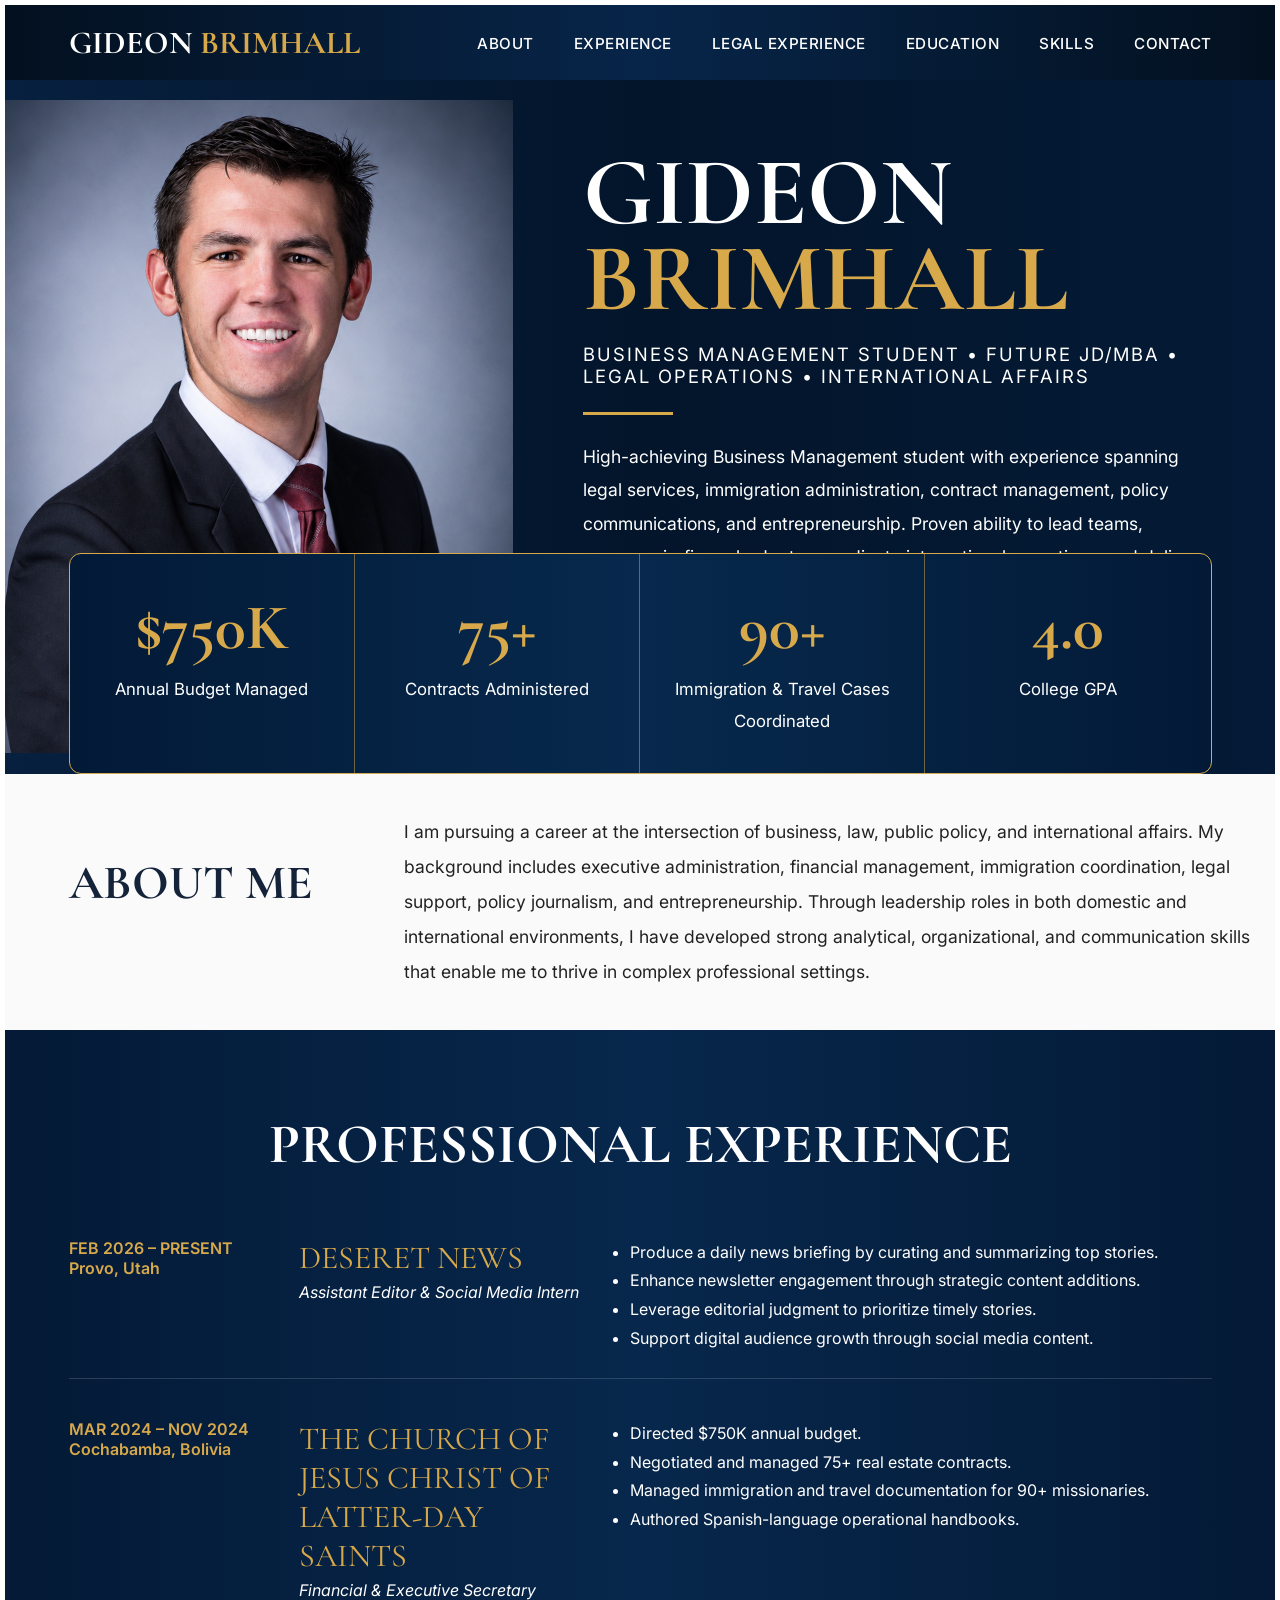
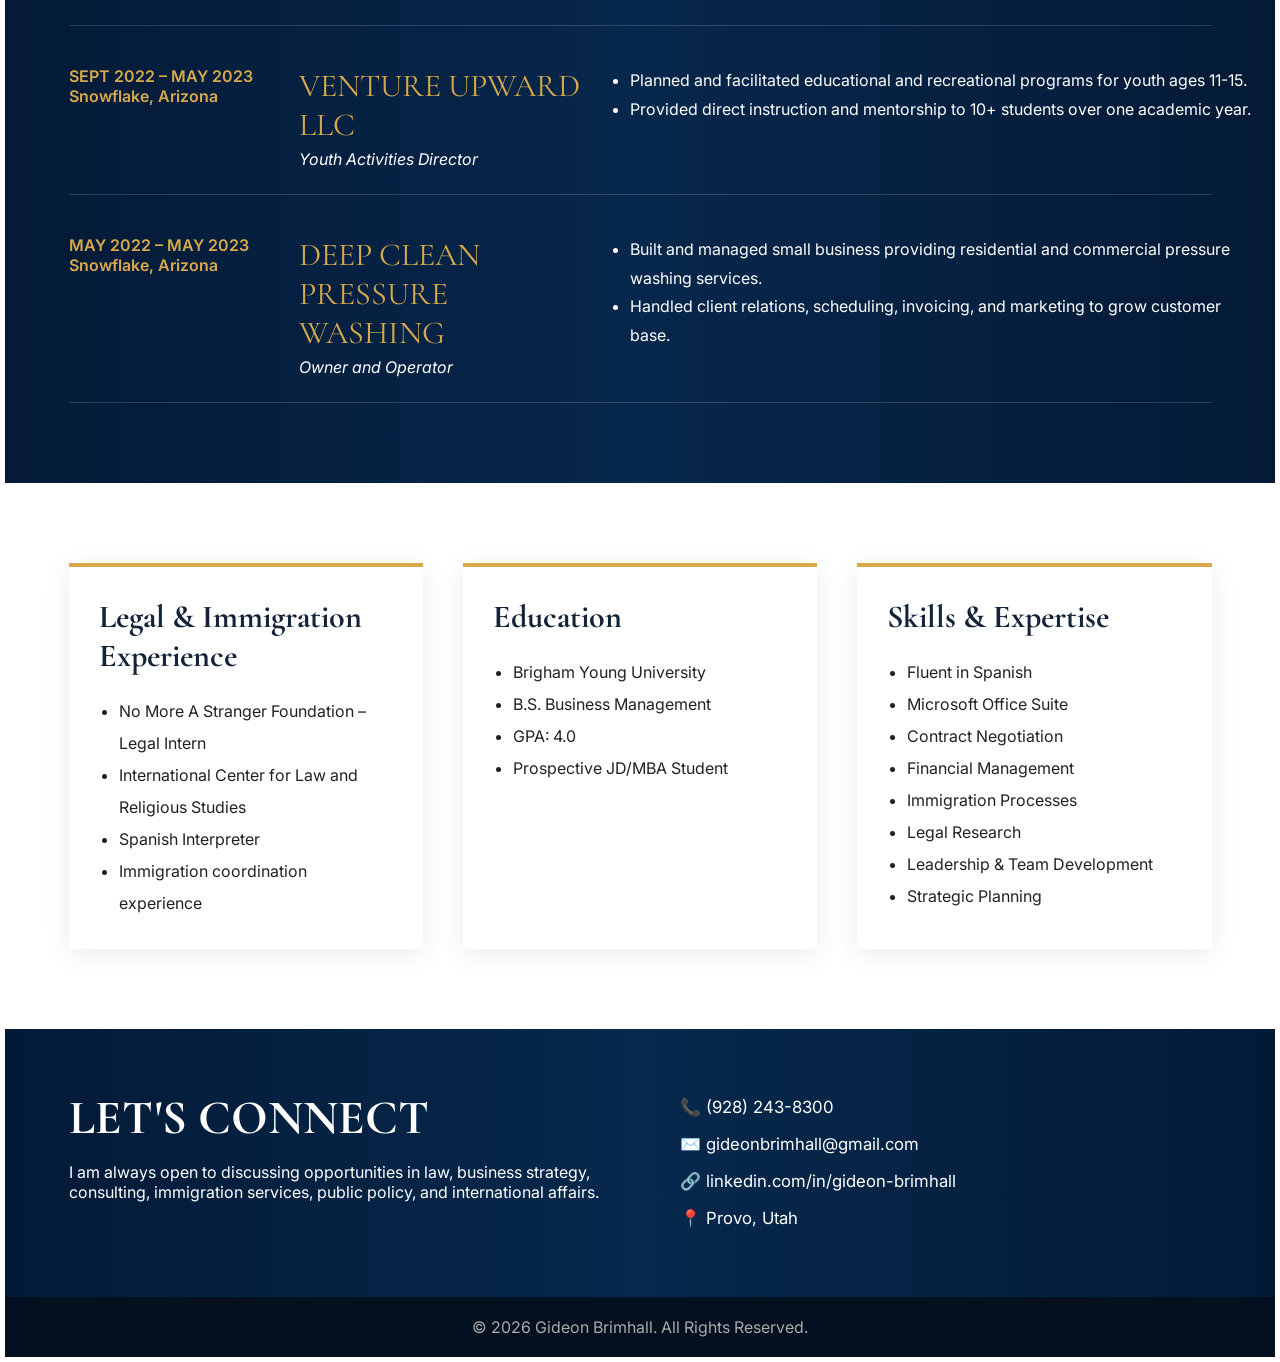
<file: pages/resume3.html>
<!DOCTYPE html>
<html lang="en">
<head>
<meta charset="UTF-8">
<meta name="viewport" content="width=device-width, initial-scale=1.0">
<title>Gideon Brimhall | Business Management & Legal Operations</title>

<link href="https://fonts.googleapis.com/css2?family=Cormorant+Garamond:wght@500;600;700&family=Inter:wght@300;400;500;600&display=swap" rel="stylesheet">

<style>
*{
    margin:0;
    padding:0;
    box-sizing:border-box;
}

:root{
    --gold:#d7a94b;
    --navy:#041a36;
    --navy2:#0a2c52;
    --white:#ffffff;
    --light:#f5f5f5;
}

html{
    scroll-behavior:smooth;
}

body{
    font-family:'Inter',sans-serif;
    color:#222;
    background:#fff;
    margin: 5px;
}

.container{
    width:90%;
    max-width:1400px;
    margin:auto;
   
}

/* NAVIGATION */

nav{
    background:linear-gradient(90deg,#03101f,#072549,#03101f);
    padding:18px 0;
    position:sticky;
    top:0;
    z-index:1000;
}

.nav-inner{
    display:flex;
    justify-content:space-between;
    align-items:center;
}

.logo{
    font-family:'Cormorant Garamond',serif;
    font-size:2rem;
    font-weight:700;
    color:white;
}

.logo span{
    color:var(--gold);
}

.nav-links{
    display:flex;
    gap:40px;
    list-style:none;
}

.nav-links a{
    text-decoration:none;
    color:white;
    font-size:.95rem;
    font-weight:500;
    letter-spacing:.5px;
}

.nav-links a:hover{
    color:var(--gold);
}

/* HERO */

.hero{
    background:linear-gradient(90deg,#07203f,#03152b,#041a36);
    color:white;
    padding:0;
    text-size-adjust: 70%;
}

.hero-grid{
    display:grid;
    grid-template-columns:40% 60%;
    align-items:center;
}

.hero-image img{
    width:100%;
    display:block;
    height: 50%;
}

.hero-content{
    padding:70px;
}

.hero h1{
    font-family:'Cormorant Garamond',serif;
    font-size:6rem;
    line-height:.9;
    margin-bottom:20px;
}

.hero h1 span{
    color:var(--gold);
    display:block;   
}

.hero-subtitle{
    text-transform:uppercase;
    letter-spacing:2px;
    font-size:1.15rem;
    margin-bottom:25px;
}

.gold-line{
    width:90px;
    height:3px;
    background:var(--gold);
    margin:25px 0;
}

.hero p{
    font-size:1.1rem;
    line-height:1.9;
    max-width:800px;
}

.hero-buttons{
    margin-top:40px;
    display:flex;
    gap:20px;
}

.btn{
    padding:16px 34px;
    border-radius:4px;
    text-decoration:none;
    font-weight:600;
    transition:.3s;
}

.btn-gold{
    background:var(--gold);
    color:#111;
}

.btn-outline{
    border:2px solid var(--gold);
    color:white;
}

.btn:hover{
    transform:translateY(-3px);
}

/* STATS */

.stats{
    background:linear-gradient(90deg,#031a37,#07294d,#031a37);
    margin-top:-220px;
    border:1px solid var(--gold);
    border-radius:12px;
    position:relative;
    z-index:10;
}

.stats-grid{
    display:grid;
    grid-template-columns:repeat(4,1fr);
    position: relative;
    margin-top: 80;
}

.stat{
    text-align:center;
    padding:35px 20px;
    color:white;
    border-right:1px solid rgba(215,169,75,.5);
    margin-top: -80;
}

.stat:last-child{
    border-right:none;
}

.stat h2{
    color:var(--gold);
    font-size:4rem;
    font-family:'Cormorant Garamond',serif;
}

.stat p{
    margin-top:8px;
    font-size:1.05rem;
}

/* ABOUT */

.about{
    padding:40px 0;
    background:#fafafa;
}

.section-title{
    font-family:'Cormorant Garamond',serif;
    font-size:3rem;
    color:#14233a;
    margin-bottom:20px;
}

.about-grid{
    display:grid;
    grid-template-columns:25% 75%;
    gap:50px;
}

.about-text{
    font-size:1.1rem;
    line-height:2;
}

/* EXPERIENCE */

.experience{
    background:linear-gradient(90deg,#041a36,#07274c,#041a36);
    color:white;
    padding:80px 0;
}

.experience h2{
    text-align:center;
    font-family:'Cormorant Garamond',serif;
    font-size:3.5rem;
    margin-bottom:60px;
}

.timeline{
    display:flex;
    flex-direction:column;
    gap:40px;
}

.job{
    display:grid;
    grid-template-columns:18% 25% 57%;
    gap:25px;
    padding-bottom:25px;
    border-bottom:1px solid rgba(255,255,255,.15);
}

.job-date{
    color:var(--gold);
    font-weight:600;
}

.job-company{
    color:var(--gold);
    font-family:'Cormorant Garamond',serif;
    font-size:2rem;
}

.job-title{
    font-style:italic;
    margin-top:5px;
}

.job ul{
    padding-left:20px;
    line-height:1.8;
}

/* CARDS */

.cards{
    padding:80px 0;
    background:white;
}

.cards-grid{
    display:grid;
    grid-template-columns:repeat(3,1fr);
    gap:40px;
}

.card{
    border-top:4px solid var(--gold);
    padding:30px;
    background:#fff;
    box-shadow:0 5px 25px rgba(0,0,0,.08);
}

.card h3{
    font-family:'Cormorant Garamond',serif;
    font-size:2rem;
    margin-bottom:20px;
    color:#14233a;
}

.card ul{
    padding-left:20px;
    line-height:2;
}

/* CONTACT */

.contact{
    background:linear-gradient(90deg,#031a37,#07294d,#031a37);
    color:white;
    padding:60px 0;
}

.contact-grid{
    display:grid;
    grid-template-columns:50% 50%;
    gap:40px;
}

.contact h2{
    font-family:'Cormorant Garamond',serif;
    font-size:3rem;
    margin-bottom:15px;
}

.contact-info{
    line-height:2.2;
    font-size:1.05rem;
}

footer{
    text-align:center;
    background:#02101f;
    color:#aaa;
    padding:20px;
}

@media(max-width:1100px){

.hero-grid{
    grid-template-columns:1fr;
}

.hero-content{
    padding:50px 30px;
}

.hero h1{
    font-size:4rem;
}

.stats-grid{
    grid-template-columns:repeat(2,1fr);
}

.about-grid{
    grid-template-columns:1fr;
}

.job{
    grid-template-columns:1fr;
}

.cards-grid{
    grid-template-columns:1fr;
}

.contact-grid{
    grid-template-columns:1fr;
}
}
</style>
</head>

<body>

<nav>
    <div class="container nav-inner">
        <div class="logo">
            GIDEON <span>BRIMHALL</span>
        </div>

        <ul class="nav-links">
            <li><a href="#about">ABOUT</a></li>
            <li><a href="#experience">EXPERIENCE</a></li>
            <li><a href="#legal">LEGAL EXPERIENCE</a></li>
            <li><a href="#education">EDUCATION</a></li>
            <li><a href="#skills">SKILLS</a></li>
            <li><a href="#contact">CONTACT</a></li>
        </ul>
    </div>
</nav>

<section class="hero">

    <div class="hero-grid">

        <div class="hero-image">
            <!-- Replace with your edited headshot -->
            <img src="aiheadshot.png" alt="Gideon Brimhall">
        </div>

        <div class="hero-content">

            <h1>
                GIDEON
                <span>BRIMHALL</span>
            </h1>

            <div class="hero-subtitle">
                BUSINESS MANAGEMENT STUDENT • FUTURE JD/MBA • LEGAL OPERATIONS • INTERNATIONAL AFFAIRS
            </div>

            <div class="gold-line"></div>

            <p>
                High-achieving Business Management student with experience spanning legal services,
                immigration administration, contract management, policy communications, and entrepreneurship.
                Proven ability to lead teams, manage six-figure budgets, coordinate international operations,
                and deliver results in fast-paced, high-responsibility environments.
            </p>

            <div class="hero-buttons">
                <a href="resume.docx" class="btn btn-gold">DOWNLOAD RESUME</a>
                <a href="https://linkedin.com" class="btn btn-outline">VIEW LINKEDIN</a>
            </div>

        </div>

    </div>

    <div class="container">
        <div class="stats">
            <div class="stats-grid">

                <div class="stat">
                    <h2>$750K</h2>
                    <p>Annual Budget Managed</p>
                </div>

                <div class="stat">
                    <h2>75+</h2>
                    <p>Contracts Administered</p>
                </div>

                <div class="stat">
                    <h2>90+</h2>
                    <p>Immigration & Travel Cases Coordinated</p>
                </div>

                <div class="stat">
                    <h2>4.0</h2>
                    <p>College GPA</p>
                </div>

            </div>
        </div>
    </div>

</section>

<section class="about" id="about">
    <div class="container">
        <div class="about-grid">

            <div>
                <br><br> 
                <h2 class="section-title">ABOUT ME</h2>
            </div>

            <div class="about-text">
                I am pursuing a career at the intersection of business, law,
                public policy, and international affairs. My background includes
                executive administration, financial management, immigration coordination,
                legal support, policy journalism, and entrepreneurship. Through leadership
                roles in both domestic and international environments, I have developed
                strong analytical, organizational, and communication skills that enable
                me to thrive in complex professional settings.
            </div>

        </div>
    </div>
</section>

<section class="experience" id="experience">

    <div class="container">

        <h2>PROFESSIONAL EXPERIENCE</h2>

        <div class="timeline">

            <div class="job">
                <div class="job-date">
                    FEB 2026 – PRESENT<br>
                    Provo, Utah
                </div>

                <div>
                    <div class="job-company">DESERET NEWS</div>
                    <div class="job-title">Assistant Editor & Social Media Intern</div>
                </div>

                <div>
                    <ul>
                        <li>Produce a daily news briefing by curating and summarizing top stories.</li>
                        <li>Enhance newsletter engagement through strategic content additions.</li>
                        <li>Leverage editorial judgment to prioritize timely stories.</li>
                        <li>Support digital audience growth through social media content.</li>
                    </ul>
                </div>
            </div>

            <div class="job">
                <div class="job-date">
                    MAR 2024 – NOV 2024<br>
                    Cochabamba, Bolivia
                </div>

                <div>
                    <div class="job-company">THE CHURCH OF JESUS CHRIST OF LATTER-DAY SAINTS</div>
                    <div class="job-title">Financial & Executive Secretary</div>
                </div>

                <div>
                    <ul>
                        <li>Directed $750K annual budget.</li>
                        <li>Negotiated and managed 75+ real estate contracts.</li>
                        <li>Managed immigration and travel documentation for 90+ missionaries.</li>
                        <li>Authored Spanish-language operational handbooks.</li>
                    </ul>
                </div>
            </div>

            <!-- ADDED EXPERIENCE BELOW -->

            <div class="job">
                <div class="job-date">
                    SEPT 2022 – MAY 2023<br>
                    Snowflake, Arizona
                </div>

                <div>
                    <div class="job-company">VENTURE UPWARD LLC</div>
                    <div class="job-title">Youth Activities Director</div>
                </div>

                <div>
                    <ul>
                        <li>Planned and facilitated educational and recreational programs for youth ages 11-15.</li>
                        <li>Provided direct instruction and mentorship to 10+ students over one academic year.</li>
                    </ul>
                </div>
            </div>

            <div class="job">
                <div class="job-date">
                    MAY 2022 – MAY 2023<br>
                    Snowflake, Arizona
                </div>

                <div>
                    <div class="job-company">DEEP CLEAN PRESSURE WASHING</div>
                    <div class="job-title">Owner and Operator</div>
                </div>

                <div>
                    <ul>
                        <li>Built and managed small business providing residential and commercial pressure washing services.</li>
                        <li>Handled client relations, scheduling, invoicing, and marketing to grow customer base.</li>
                    </ul>
                </div>
            </div>

        </div>

    </div>

</section>

<section class="cards">

    <div class="container">

        <div class="cards-grid">

            <div class="card" id="legal">
                <h3>Legal & Immigration Experience</h3>
                <ul>
                    <li>No More A Stranger Foundation – Legal Intern</li>
                    <li>International Center for Law and Religious Studies</li>
                    <li>Spanish Interpreter</li>
                    <li>Immigration coordination experience</li>
                </ul>
            </div>

            <div class="card" id="education">
                <h3>Education</h3>
                <ul>
                    <li>Brigham Young University</li>
                    <li>B.S. Business Management</li>
                    <li>GPA: 4.0</li>
                    <li>Prospective JD/MBA Student</li>
                </ul>
            </div>

            <div class="card" id="skills">
                <h3>Skills & Expertise</h3>
                <ul>
                    <li>Fluent in Spanish</li>
                    <li>Microsoft Office Suite</li>
                    <li>Contract Negotiation</li>
                    <li>Financial Management</li>
                    <li>Immigration Processes</li>
                    <li>Legal Research</li>
                    <li>Leadership & Team Development</li>
                    <li>Strategic Planning</li>
                </ul>
            </div>

        </div>

    </div>

</section>

<section class="contact" id="contact">

    <div class="container">

        <div class="contact-grid">

            <div>
                <h2>LET'S CONNECT</h2>
                <p>
                    I am always open to discussing opportunities in law,
                    business strategy, consulting, immigration services,
                    public policy, and international affairs.
                </p>
            </div>

            <div class="contact-info">
                📞 (928) 243-8300<br>
                ✉️ gideonbrimhall@gmail.com<br>
                🔗 linkedin.com/in/gideon-brimhall<br>
                📍 Provo, Utah
            </div>

        </div>

    </div>

</section>

<footer>
    © 2026 Gideon Brimhall. All Rights Reserved.
</footer>

</body>
</html>
</file>
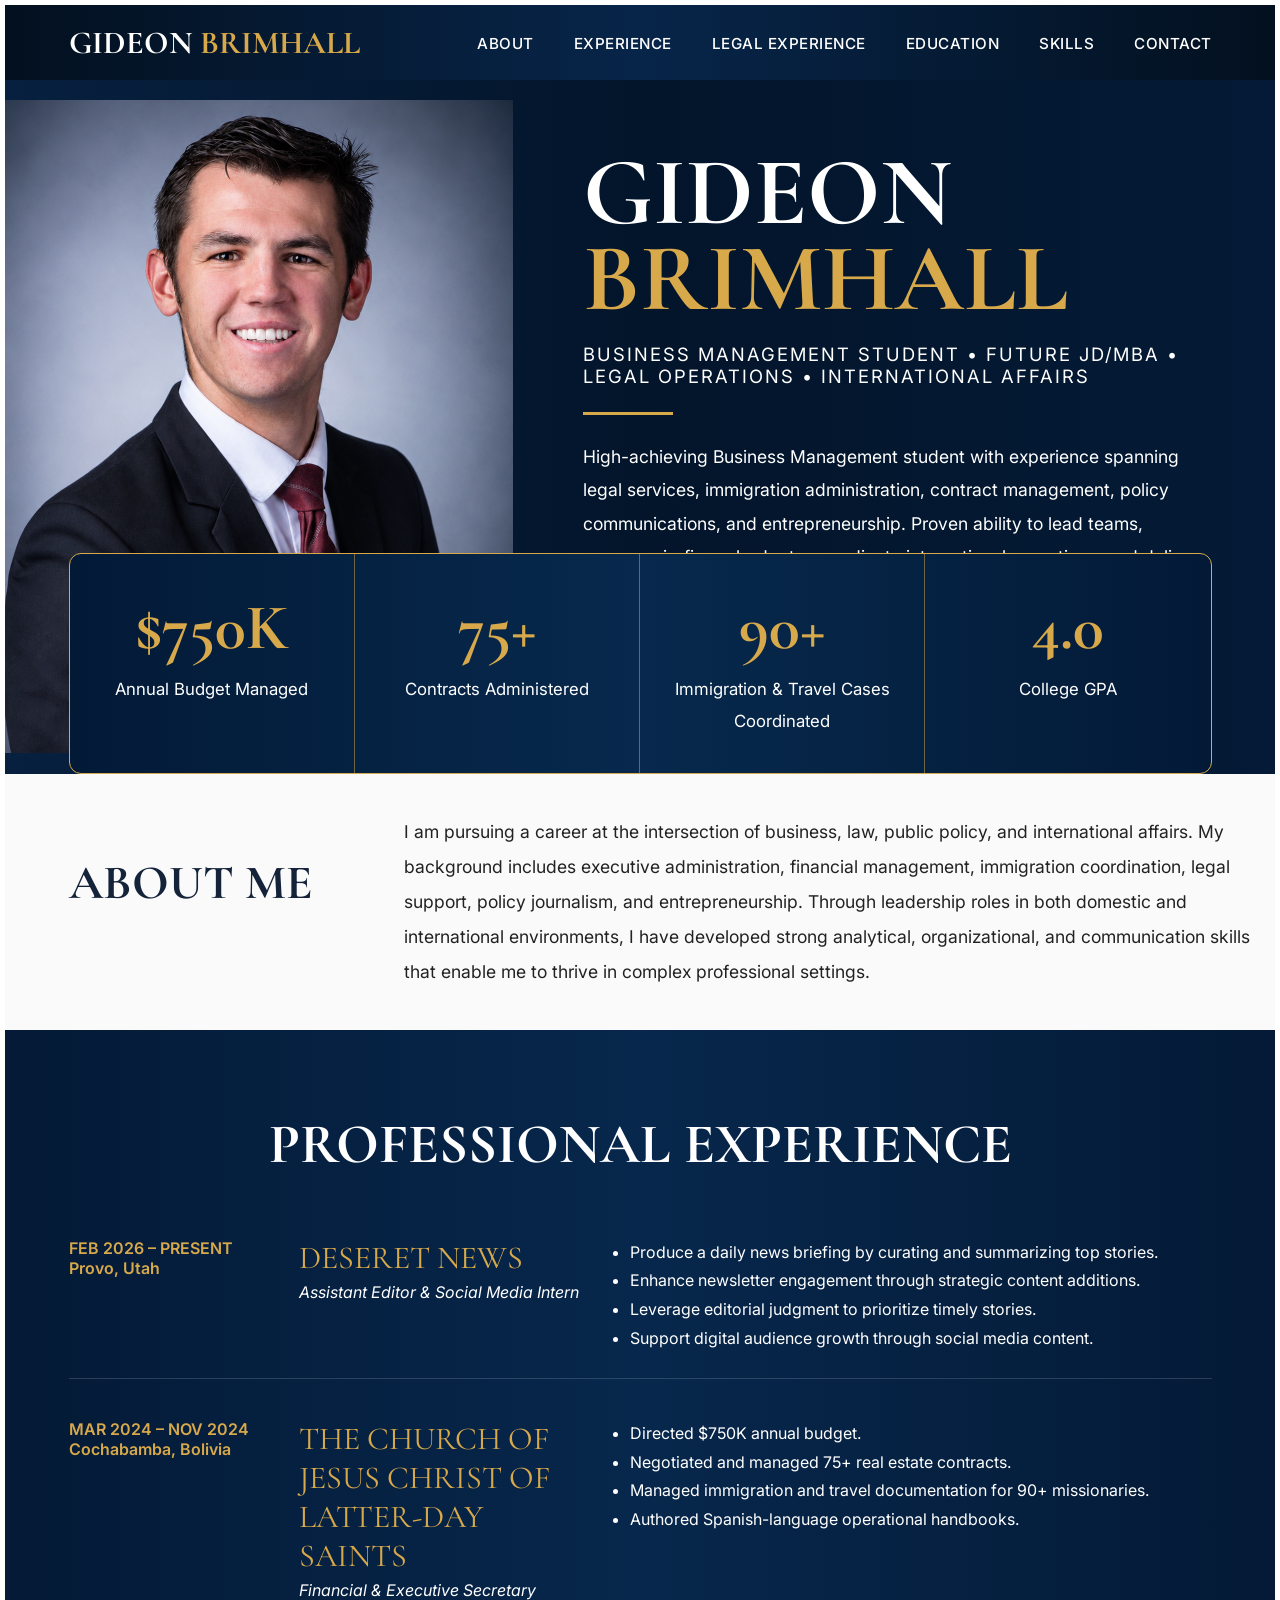
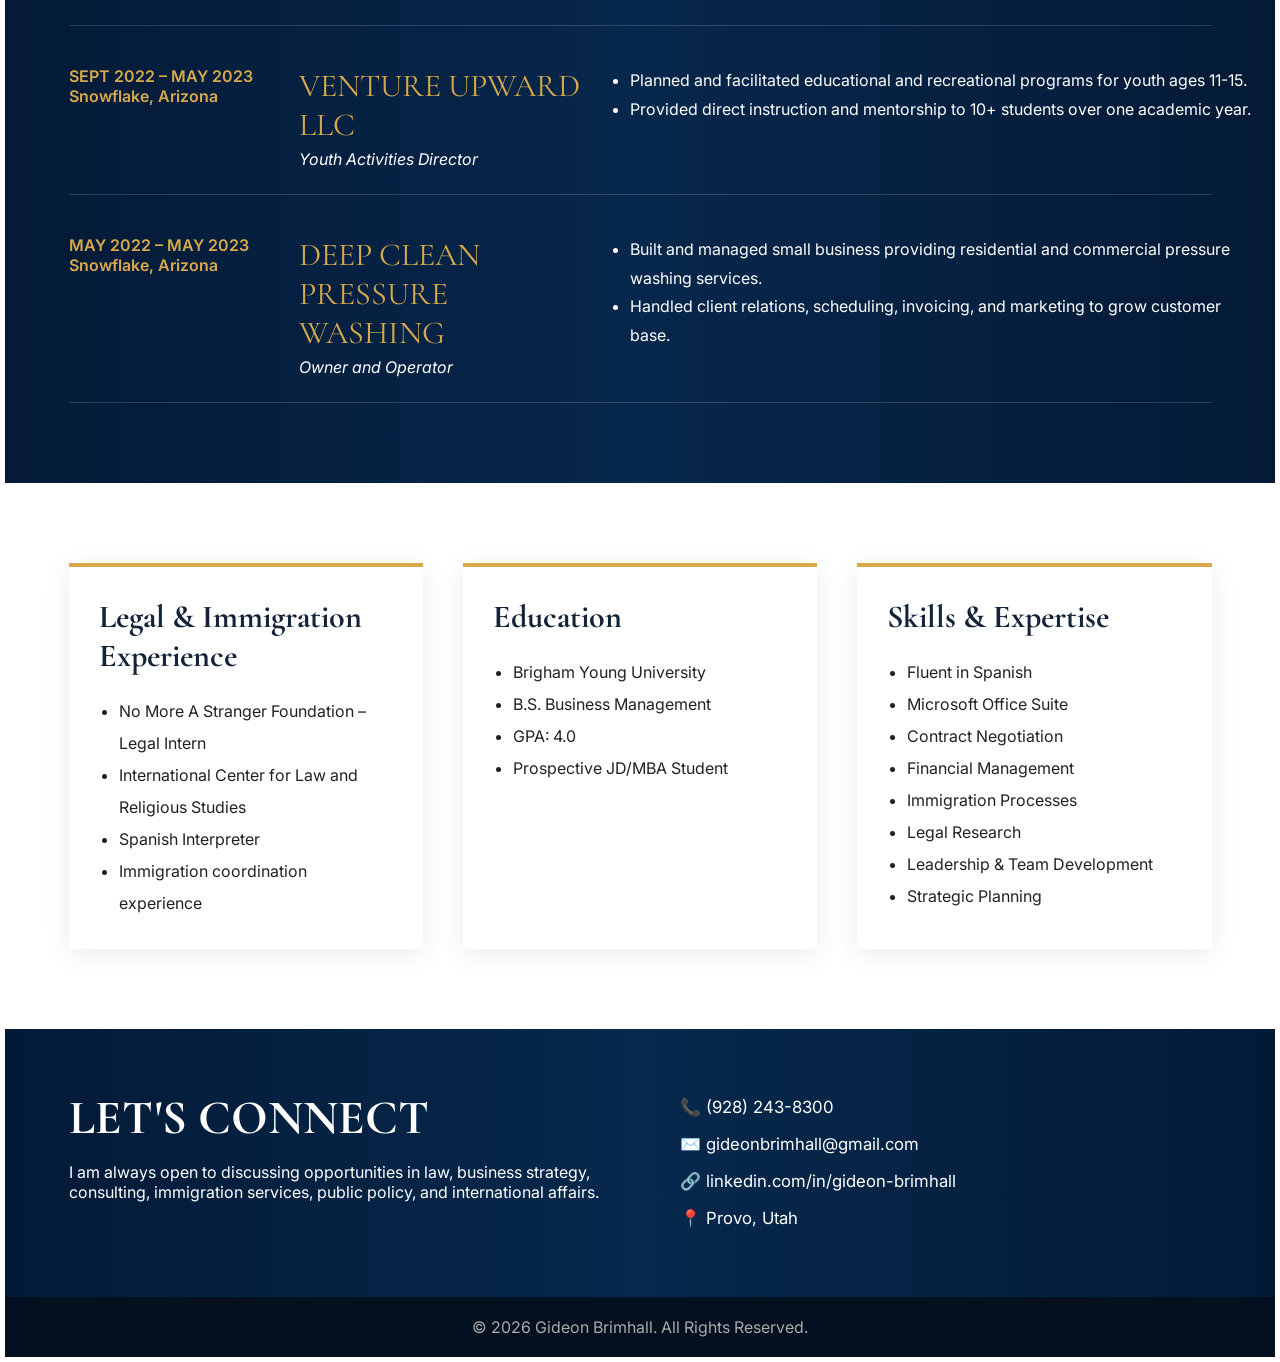
<file: pages/Resume3.html>
<!DOCTYPE html>
<html lang="en">
<head>
<meta charset="UTF-8">
<meta name="viewport" content="width=device-width, initial-scale=1.0">
<title>Gideon Brimhall | Business Management & Legal Operations</title>

<link href="https://fonts.googleapis.com/css2?family=Cormorant+Garamond:wght@500;600;700&family=Inter:wght@300;400;500;600&display=swap" rel="stylesheet">

<style>
*{
    margin:0;
    padding:0;
    box-sizing:border-box;
}

:root{
    --gold:#d7a94b;
    --navy:#041a36;
    --navy2:#0a2c52;
    --white:#ffffff;
    --light:#f5f5f5;
}

html{
    scroll-behavior:smooth;
}

body{
    font-family:'Inter',sans-serif;
    color:#222;
    background:#fff;
    margin: 5px;
}

.container{
    width:90%;
    max-width:1400px;
    margin:auto;
   
}

/* NAVIGATION */

nav{
    background:linear-gradient(90deg,#03101f,#072549,#03101f);
    padding:18px 0;
    position:sticky;
    top:0;
    z-index:1000;
}

.nav-inner{
    display:flex;
    justify-content:space-between;
    align-items:center;
}

.logo{
    font-family:'Cormorant Garamond',serif;
    font-size:2rem;
    font-weight:700;
    color:white;
}

.logo span{
    color:var(--gold);
}

.nav-links{
    display:flex;
    gap:40px;
    list-style:none;
}

.nav-links a{
    text-decoration:none;
    color:white;
    font-size:.95rem;
    font-weight:500;
    letter-spacing:.5px;
}

.nav-links a:hover{
    color:var(--gold);
}

/* HERO */

.hero{
    background:linear-gradient(90deg,#07203f,#03152b,#041a36);
    color:white;
    padding:0;
    text-size-adjust: 70%;
}

.hero-grid{
    display:grid;
    grid-template-columns:40% 60%;
    align-items:center;
}

.hero-image img{
    width:100%;
    display:block;
    height: 50%;
}

.hero-content{
    padding:70px;
}

.hero h1{
    font-family:'Cormorant Garamond',serif;
    font-size:6rem;
    line-height:.9;
    margin-bottom:20px;
}

.hero h1 span{
    color:var(--gold);
    display:block;   
}

.hero-subtitle{
    text-transform:uppercase;
    letter-spacing:2px;
    font-size:1.15rem;
    margin-bottom:25px;
}

.gold-line{
    width:90px;
    height:3px;
    background:var(--gold);
    margin:25px 0;
}

.hero p{
    font-size:1.1rem;
    line-height:1.9;
    max-width:800px;
}

.hero-buttons{
    margin-top:40px;
    display:flex;
    gap:20px;
}

.btn{
    padding:16px 34px;
    border-radius:4px;
    text-decoration:none;
    font-weight:600;
    transition:.3s;
}

.btn-gold{
    background:var(--gold);
    color:#111;
}

.btn-outline{
    border:2px solid var(--gold);
    color:white;
}

.btn:hover{
    transform:translateY(-3px);
}

/* STATS */

.stats{
    background:linear-gradient(90deg,#031a37,#07294d,#031a37);
    margin-top:-220px;
    border:1px solid var(--gold);
    border-radius:12px;
    position:relative;
    z-index:10;
}

.stats-grid{
    display:grid;
    grid-template-columns:repeat(4,1fr);
    position: relative;
    margin-top: 80;
}

.stat{
    text-align:center;
    padding:35px 20px;
    color:white;
    border-right:1px solid rgba(215,169,75,.5);
    margin-top: -80;
}

.stat:last-child{
    border-right:none;
}

.stat h2{
    color:var(--gold);
    font-size:4rem;
    font-family:'Cormorant Garamond',serif;
}

.stat p{
    margin-top:8px;
    font-size:1.05rem;
}

/* ABOUT */

.about{
    padding:40px 0;
    background:#fafafa;
}

.section-title{
    font-family:'Cormorant Garamond',serif;
    font-size:3rem;
    color:#14233a;
    margin-bottom:20px;
}

.about-grid{
    display:grid;
    grid-template-columns:25% 75%;
    gap:50px;
}

.about-text{
    font-size:1.1rem;
    line-height:2;
}

/* EXPERIENCE */

.experience{
    background:linear-gradient(90deg,#041a36,#07274c,#041a36);
    color:white;
    padding:80px 0;
}

.experience h2{
    text-align:center;
    font-family:'Cormorant Garamond',serif;
    font-size:3.5rem;
    margin-bottom:60px;
}

.timeline{
    display:flex;
    flex-direction:column;
    gap:40px;
}

.job{
    display:grid;
    grid-template-columns:18% 25% 57%;
    gap:25px;
    padding-bottom:25px;
    border-bottom:1px solid rgba(255,255,255,.15);
}

.job-date{
    color:var(--gold);
    font-weight:600;
}

.job-company{
    color:var(--gold);
    font-family:'Cormorant Garamond',serif;
    font-size:2rem;
}

.job-title{
    font-style:italic;
    margin-top:5px;
}

.job ul{
    padding-left:20px;
    line-height:1.8;
}

/* CARDS */

.cards{
    padding:80px 0;
    background:white;
}

.cards-grid{
    display:grid;
    grid-template-columns:repeat(3,1fr);
    gap:40px;
}

.card{
    border-top:4px solid var(--gold);
    padding:30px;
    background:#fff;
    box-shadow:0 5px 25px rgba(0,0,0,.08);
}

.card h3{
    font-family:'Cormorant Garamond',serif;
    font-size:2rem;
    margin-bottom:20px;
    color:#14233a;
}

.card ul{
    padding-left:20px;
    line-height:2;
}

/* CONTACT */

.contact{
    background:linear-gradient(90deg,#031a37,#07294d,#031a37);
    color:white;
    padding:60px 0;
}

.contact-grid{
    display:grid;
    grid-template-columns:50% 50%;
    gap:40px;
}

.contact h2{
    font-family:'Cormorant Garamond',serif;
    font-size:3rem;
    margin-bottom:15px;
}

.contact-info{
    line-height:2.2;
    font-size:1.05rem;
}

footer{
    text-align:center;
    background:#02101f;
    color:#aaa;
    padding:20px;
}

@media(max-width:1100px){

.hero-grid{
    grid-template-columns:1fr;
}

.hero-content{
    padding:50px 30px;
}

.hero h1{
    font-size:4rem;
}

.stats-grid{
    grid-template-columns:repeat(2,1fr);
}

.about-grid{
    grid-template-columns:1fr;
}

.job{
    grid-template-columns:1fr;
}

.cards-grid{
    grid-template-columns:1fr;
}

.contact-grid{
    grid-template-columns:1fr;
}
}
</style>
</head>

<body>

<nav>
    <div class="container nav-inner">
        <div class="logo">
            GIDEON <span>BRIMHALL</span>
        </div>

        <ul class="nav-links">
            <li><a href="#about">ABOUT</a></li>
            <li><a href="#experience">EXPERIENCE</a></li>
            <li><a href="#legal">LEGAL EXPERIENCE</a></li>
            <li><a href="#education">EDUCATION</a></li>
            <li><a href="#skills">SKILLS</a></li>
            <li><a href="#contact">CONTACT</a></li>
        </ul>
    </div>
</nav>

<section class="hero">

    <div class="hero-grid">

        <div class="hero-image">
            <!-- Replace with your edited headshot -->
            <img src="aiheadshot.png" alt="Gideon Brimhall">
        </div>

        <div class="hero-content">

            <h1>
                GIDEON
                <span>BRIMHALL</span>
            </h1>

            <div class="hero-subtitle">
                BUSINESS MANAGEMENT STUDENT • FUTURE JD/MBA • LEGAL OPERATIONS • INTERNATIONAL AFFAIRS
            </div>

            <div class="gold-line"></div>

            <p>
                High-achieving Business Management student with experience spanning legal services,
                immigration administration, contract management, policy communications, and entrepreneurship.
                Proven ability to lead teams, manage six-figure budgets, coordinate international operations,
                and deliver results in fast-paced, high-responsibility environments.
            </p>

            <div class="hero-buttons">
                <a href="resume.docx" class="btn btn-gold">DOWNLOAD RESUME</a>
                <a href="https://linkedin.com" class="btn btn-outline">VIEW LINKEDIN</a>
            </div>

        </div>

    </div>

    <div class="container">
        <div class="stats">
            <div class="stats-grid">

                <div class="stat">
                    <h2>$750K</h2>
                    <p>Annual Budget Managed</p>
                </div>

                <div class="stat">
                    <h2>75+</h2>
                    <p>Contracts Administered</p>
                </div>

                <div class="stat">
                    <h2>90+</h2>
                    <p>Immigration & Travel Cases Coordinated</p>
                </div>

                <div class="stat">
                    <h2>4.0</h2>
                    <p>College GPA</p>
                </div>

            </div>
        </div>
    </div>

</section>

<section class="about" id="about">
    <div class="container">
        <div class="about-grid">

            <div>
                <br><br> 
                <h2 class="section-title">ABOUT ME</h2>
            </div>

            <div class="about-text">
                I am pursuing a career at the intersection of business, law,
                public policy, and international affairs. My background includes
                executive administration, financial management, immigration coordination,
                legal support, policy journalism, and entrepreneurship. Through leadership
                roles in both domestic and international environments, I have developed
                strong analytical, organizational, and communication skills that enable
                me to thrive in complex professional settings.
            </div>

        </div>
    </div>
</section>

<section class="experience" id="experience">

    <div class="container">

        <h2>PROFESSIONAL EXPERIENCE</h2>

        <div class="timeline">

            <div class="job">
                <div class="job-date">
                    FEB 2026 – PRESENT<br>
                    Provo, Utah
                </div>

                <div>
                    <div class="job-company">DESERET NEWS</div>
                    <div class="job-title">Assistant Editor & Social Media Intern</div>
                </div>

                <div>
                    <ul>
                        <li>Produce a daily news briefing by curating and summarizing top stories.</li>
                        <li>Enhance newsletter engagement through strategic content additions.</li>
                        <li>Leverage editorial judgment to prioritize timely stories.</li>
                        <li>Support digital audience growth through social media content.</li>
                    </ul>
                </div>
            </div>

            <div class="job">
                <div class="job-date">
                    MAR 2024 – NOV 2024<br>
                    Cochabamba, Bolivia
                </div>

                <div>
                    <div class="job-company">THE CHURCH OF JESUS CHRIST OF LATTER-DAY SAINTS</div>
                    <div class="job-title">Financial & Executive Secretary</div>
                </div>

                <div>
                    <ul>
                        <li>Directed $750K annual budget.</li>
                        <li>Negotiated and managed 75+ real estate contracts.</li>
                        <li>Managed immigration and travel documentation for 90+ missionaries.</li>
                        <li>Authored Spanish-language operational handbooks.</li>
                    </ul>
                </div>
            </div>

            <!-- ADDED EXPERIENCE BELOW -->

            <div class="job">
                <div class="job-date">
                    SEPT 2022 – MAY 2023<br>
                    Snowflake, Arizona
                </div>

                <div>
                    <div class="job-company">VENTURE UPWARD LLC</div>
                    <div class="job-title">Youth Activities Director</div>
                </div>

                <div>
                    <ul>
                        <li>Planned and facilitated educational and recreational programs for youth ages 11-15.</li>
                        <li>Provided direct instruction and mentorship to 10+ students over one academic year.</li>
                    </ul>
                </div>
            </div>

            <div class="job">
                <div class="job-date">
                    MAY 2022 – MAY 2023<br>
                    Snowflake, Arizona
                </div>

                <div>
                    <div class="job-company">DEEP CLEAN PRESSURE WASHING</div>
                    <div class="job-title">Owner and Operator</div>
                </div>

                <div>
                    <ul>
                        <li>Built and managed small business providing residential and commercial pressure washing services.</li>
                        <li>Handled client relations, scheduling, invoicing, and marketing to grow customer base.</li>
                    </ul>
                </div>
            </div>

        </div>

    </div>

</section>

<section class="cards">

    <div class="container">

        <div class="cards-grid">

            <div class="card" id="legal">
                <h3>Legal & Immigration Experience</h3>
                <ul>
                    <li>No More A Stranger Foundation – Legal Intern</li>
                    <li>International Center for Law and Religious Studies</li>
                    <li>Spanish Interpreter</li>
                    <li>Immigration coordination experience</li>
                </ul>
            </div>

            <div class="card" id="education">
                <h3>Education</h3>
                <ul>
                    <li>Brigham Young University</li>
                    <li>B.S. Business Management</li>
                    <li>GPA: 4.0</li>
                    <li>Prospective JD/MBA Student</li>
                </ul>
            </div>

            <div class="card" id="skills">
                <h3>Skills & Expertise</h3>
                <ul>
                    <li>Fluent in Spanish</li>
                    <li>Microsoft Office Suite</li>
                    <li>Contract Negotiation</li>
                    <li>Financial Management</li>
                    <li>Immigration Processes</li>
                    <li>Legal Research</li>
                    <li>Leadership & Team Development</li>
                    <li>Strategic Planning</li>
                </ul>
            </div>

        </div>

    </div>

</section>

<section class="contact" id="contact">

    <div class="container">

        <div class="contact-grid">

            <div>
                <h2>LET'S CONNECT</h2>
                <p>
                    I am always open to discussing opportunities in law,
                    business strategy, consulting, immigration services,
                    public policy, and international affairs.
                </p>
            </div>

            <div class="contact-info">
                📞 (928) 243-8300<br>
                ✉️ gideonbrimhall@gmail.com<br>
                🔗 linkedin.com/in/gideon-brimhall<br>
                📍 Provo, Utah
            </div>

        </div>

    </div>

</section>

<footer>
    © 2026 Gideon Brimhall. All Rights Reserved.
</footer>

</body>
</html>
</file>
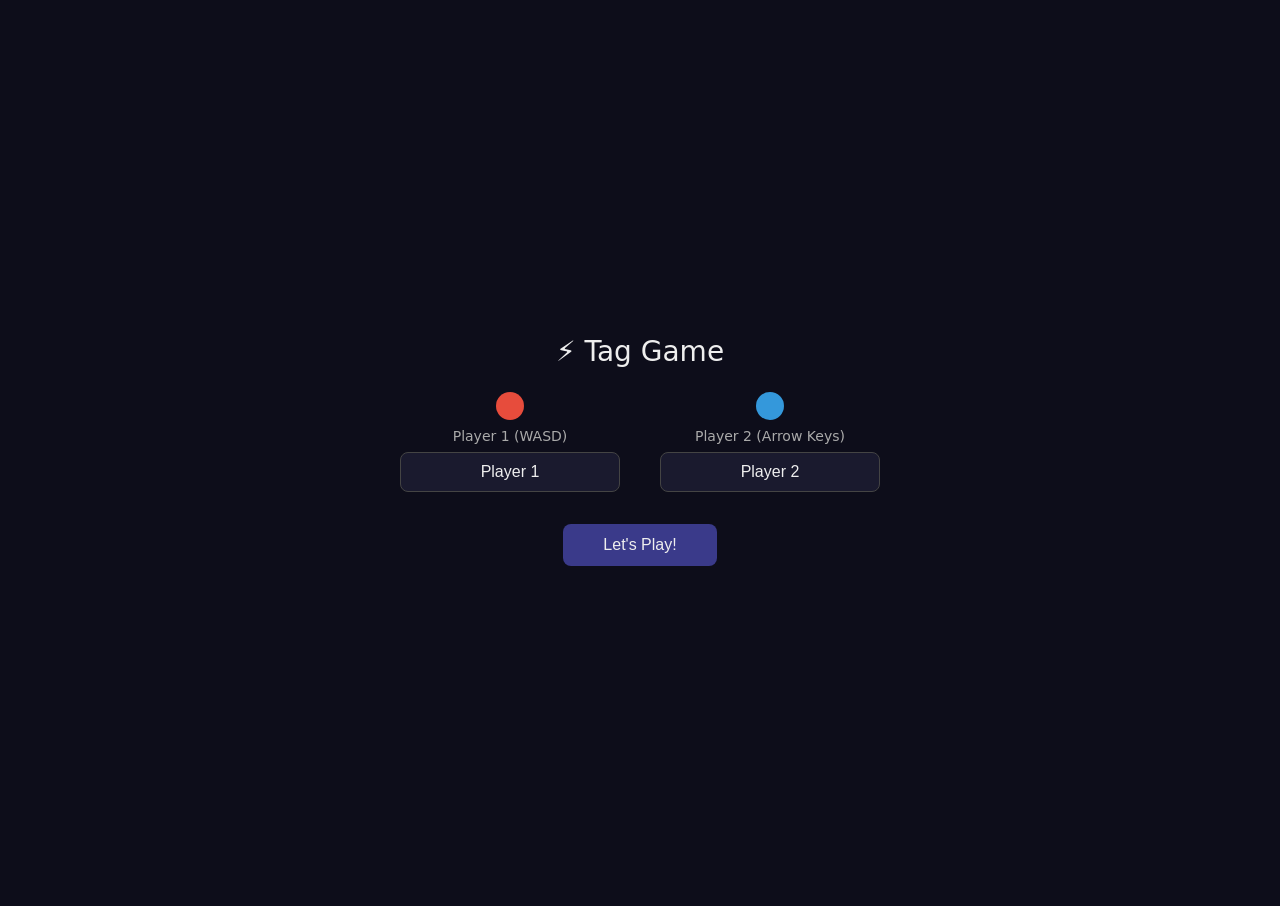
<file: pages/Videogame.html>
bash
cat > /mnt/user-data/outputs/tag_game.html << 'HTMLEOF'
<!DOCTYPE html>
<html lang="en">
<head>
<meta charset="UTF-8">
<meta name="viewport" content="width=device-width, initial-scale=1.0">
<title>Tag Game</title>
<style>
* { box-sizing: border-box; margin: 0; padding: 0; }
body { background: #0d0d1a; color: #ccc; font-family: system-ui, sans-serif; display: flex; flex-direction: column; align-items: center; min-height: 100vh; padding: 12px 16px; }
h1 { font-size: 22px; font-weight: 500; color: #eee; margin-bottom: 6px; letter-spacing: 1px; }
canvas { display: block; background: transparent; cursor: none; max-width: 100%; }
#scoreBar { width: 100%; max-width: 680px; display: flex; justify-content: center; gap: 32px; padding: 4px 0 2px; font-size: 15px; font-weight: 500; }
.scorePip { display: inline-block; width: 16px; height: 16px; border-radius: 50%; margin: 0 2px; vertical-align: middle; border: 2px solid #444; }
.scorePip.filled { border-color: transparent; }
#ui { width: 100%; max-width: 680px; display: flex; justify-content: space-between; align-items: center; flex-wrap: wrap; gap: 8px; padding: 6px 0; }
.pinfo { display: flex; align-items: center; gap: 8px; font-size: 13px; font-weight: 500; color: #ddd; }
.dot { width: 18px; height: 18px; border-radius: 50%; flex-shrink: 0; }
.peffects { font-size: 12px; color: #aaa; }
#gameStatus { font-size: 14px; font-weight: 500; color: #ccc; text-align: center; }
#controls { width: 100%; max-width: 680px; display: flex; justify-content: center; gap: 12px; padding: 4px 0; }
#pauseBtn { background: transparent; border: 1px solid #555; color: #ddd; padding: 6px 22px; border-radius: 6px; font-size: 13px; cursor: pointer; }
#pauseBtn:hover { background: #222; border-color: #888; }
#legend { width: 100%; max-width: 680px; display: flex; flex-wrap: wrap; gap: 6px; padding: 4px 0 10px; font-size: 12px; }
.pill { padding: 3px 10px; border-radius: 4px; font-weight: 500; }

/* Name entry screen */
#nameScreen { position: fixed; inset: 0; background: #0d0d1a; display: flex; flex-direction: column; align-items: center; justify-content: center; gap: 24px; z-index: 100; }
#nameScreen h2 { font-size: 28px; font-weight: 500; color: #eee; }
.nameRow { display: flex; flex-direction: column; align-items: center; gap: 8px; }
.nameRow label { font-size: 14px; color: #aaa; }
.nameRow input { background: #1a1a2e; border: 1px solid #444; color: #eee; padding: 10px 18px; border-radius: 8px; font-size: 16px; text-align: center; width: 220px; outline: none; }
.nameRow input:focus { border-color: #7a7aee; }
.nameLabel { font-size: 13px; font-weight: 500; margin-top: 2px; }
#startBtn { background: #3a3a8a; border: none; color: #eee; padding: 12px 40px; border-radius: 8px; font-size: 16px; cursor: pointer; margin-top: 8px; }
#startBtn:hover { background: #5a5aaa; }
</style>
</head>
<body>

<!-- Name entry overlay -->
<div id="nameScreen">
  <h2>⚡ Tag Game</h2>
  <div style="display:flex;gap:40px;flex-wrap:wrap;justify-content:center;">
    <div class="nameRow">
      <div class="dot" style="background:#e74c3c;width:28px;height:28px;margin:0 auto;"></div>
      <label>Player 1 (WASD)</label>
      <input id="name1" type="text" maxlength="12" placeholder="Player 1" value="Player 1" />
    </div>
    <div class="nameRow">
      <div class="dot" style="background:#3498db;width:28px;height:28px;margin:0 auto;"></div>
      <label>Player 2 (Arrow Keys)</label>
      <input id="name2" type="text" maxlength="12" placeholder="Player 2" value="Player 2" />
    </div>
  </div>
  <button id="startBtn">Let's Play!</button>
</div>

<h1>⚡ Tag Game</h1>
<div id="scoreBar">
  <div id="p1pips" style="color:#e74c3c;"></div>
  <div id="p2pips" style="color:#3498db;"></div>
</div>
<canvas id="gameCanvas" width="680" height="680"></canvas>
<div id="ui">
  <div class="pinfo">
    <div class="dot" style="background:#e74c3c;"></div>
    <span id="p1label">P1</span>
    <span class="peffects" id="p1power"></span>
  </div>
  <div id="gameStatus"></div>
  <div class="pinfo" style="justify-content:flex-end;">
    <span class="peffects" id="p2power"></span>
    <span id="p2label">P2</span>
    <div class="dot" style="background:#3498db;"></div>
  </div>
</div>
<div id="controls">
  <button id="pauseBtn">⏸ Pause</button>
</div>
<div id="legend">
  <span class="pill" style="background:#2ecc71;color:#174;">⚡ Speed up</span>
  <span class="pill" style="background:#f39c12;color:#633;">💪 Grow big</span>
  <span class="pill" style="background:#9b59b6;color:#ddd;">👻 Phase thru walls</span>
  <span class="pill" style="background:#e74c3c;color:#fff;">🐌 Slow down</span>
  <span class="pill" style="background:#1a1a6e;color:#aaf;">🔬 Shrink</span>
  <span class="pill" style="background:#444;color:#ccc;">🔄 Reverse</span>
  <span class="pill" style="background:radial-gradient(circle,#fff8aa,#ffcc00);color:#333;">🌀 Chaos!</span>
  <span class="pill" style="background:#223;color:#88f;">⬛ Portals: top/bottom/left/right</span>
</div>

<script>
const canvas = document.getElementById('gameCanvas');
const ctx = canvas.getContext('2d');
const W = canvas.width, H = canvas.height;
const CX = W/2, CY = H/2, R = W/2 - 20;

let p1name = 'Player 1', p2name = 'Player 2';

document.getElementById('startBtn').addEventListener('click', () => {
  p1name = document.getElementById('name1').value.trim() || 'Player 1';
  p2name = document.getElementById('name2').value.trim() || 'Player 2';
  document.getElementById('nameScreen').style.display = 'none';
  document.getElementById('p1label').textContent = p1name + ' (WASD)';
  document.getElementById('p2label').textContent = p2name + ' (Arrows)';
  resetGame();
  requestAnimationFrame(loop);
});
document.getElementById('name1').addEventListener('keydown', e => { if(e.key==='Enter') document.getElementById('startBtn').click(); });
document.getElementById('name2').addEventListener('keydown', e => { if(e.key==='Enter') document.getElementById('startBtn').click(); });

// States: 'idle'|'countdown'|'playing'|'exploding'|'roundover'|'gameover'|'paused'
let gameState = 'idle';
let prevState = 'playing';
let countdownVal = 3, countdownTimer = 0;
const WIN_SCORE = 3;

const keys = {};
document.addEventListener('keydown', e => {
  keys[e.key] = true;
  if(gameState !== 'idle' && (e.key === ' ' || e.key === 'Escape')) togglePause();
  if(['ArrowUp','ArrowDown','ArrowLeft','ArrowRight','w','a','s','d'].includes(e.key)) e.preventDefault();
});
document.addEventListener('keyup', e => { keys[e.key] = false; });
document.getElementById('pauseBtn').addEventListener('click', togglePause);

function togglePause(){
  if(gameState === 'paused'){
    gameState = prevState; lastTime = null;
    document.getElementById('pauseBtn').textContent = '⏸ Pause';
    requestAnimationFrame(loop);
  } else if(gameState === 'playing' || gameState === 'countdown'){
    prevState = gameState; gameState = 'paused';
    document.getElementById('pauseBtn').textContent = '▶ Resume';
  }
}

// ---- PORTALS ----
// 4 portals: top, bottom, left, right — each is a gap in the wall that warps to opposite
const PORTAL_SIZE = 32; // half-arc width in pixels at rim
const PORTALS = [
  { angle: -Math.PI/2, label:'T' }, // top
  { angle:  Math.PI/2, label:'B' }, // bottom
  { angle:  Math.PI,   label:'L' }, // left
  { angle:  0,         label:'R' }, // right
];
const PORTAL_HALF_ARC = Math.asin(PORTAL_SIZE / R); // angular half-width

// ---- OBSTACLES (dynamic, reshuffled each round) ----
let obstacles = [];
function generateObstacles(){
  // Keep obstacles away from portals and center
  const tries = 200;
  const configs = [
    {r:26}, {r:22}, {r:22}, {r:18}, {r:16}, {r:16}
  ];
  obstacles = [];
  for(const cfg of configs){
    for(let t=0;t<tries;t++){
      const ang = Math.random()*Math.PI*2;
      const d   = 55 + Math.random()*(R - 55 - cfg.r - 20);
      const ox = CX + Math.cos(ang)*d;
      const oy = CY + Math.sin(ang)*d;
      // Not too close to center
      if(Math.hypot(ox-CX,oy-CY) < 60) continue;
      // Not blocking portals
      const nearPortal = PORTALS.some(po => {
        const px = CX+Math.cos(po.angle)*(R-8);
        const py = CY+Math.sin(po.angle)*(R-8);
        return Math.hypot(ox-px,oy-py) < cfg.r+50;
      });
      if(nearPortal) continue;
      // Not overlapping other obstacles
      const overlap = obstacles.some(o=>Math.hypot(ox-o.x,oy-o.y)<cfg.r+o.r+12);
      if(overlap) continue;
      obstacles.push({x:ox,y:oy,r:cfg.r, vx:0, vy:0});
      break;
    }
  }
}

// ---- POWERUP TYPES ----
const POWERUP_TYPES = [
  {id:'speed',   label:'⚡ Speed',   color:'#2ecc71', duration:5000},
  {id:'big',     label:'💪 Big',     color:'#f39c12', duration:5000},
  {id:'phase',   label:'👻 Phase',   color:'#9b59b6', duration:4000},
  {id:'slow',    label:'🐌 Slow',    color:'#e74c3c', duration:4000},
  {id:'shrink',  label:'🔬 Shrink',  color:'#1a1a6e', duration:5000},
  {id:'reverse', label:'🔄 Reverse', color:'#555',    duration:3000},
];

function dist(a,b){ return Math.hypot(a.x-b.x, a.y-b.y); }
function randInArena(){
  const ang = Math.random()*Math.PI*2, d = Math.random()*(R-70)+40;
  return {x:CX+Math.cos(ang)*d, y:CY+Math.sin(ang)*d};
}

// ---- CHAOS ORBS ----
// The special "chaos" powerup: glows in center-ish, rare
let chaosOrb = null;
let chaosOrbTimer = 0; // countdown to next spawn
let chaosActive = false; // chaos animation running
let chaosDuration = 0;
const CHAOS_SPAWN_INTERVAL_MIN = 18, CHAOS_SPAWN_INTERVAL_MAX = 30;

function scheduleChaosOrb(){
  chaosOrbTimer = CHAOS_SPAWN_INTERVAL_MIN + Math.random()*(CHAOS_SPAWN_INTERVAL_MAX-CHAOS_SPAWN_INTERVAL_MIN);
  chaosOrb = null;
}

function spawnChaosOrb(){
  // Place near center
  const ang = Math.random()*Math.PI*2;
  const d = Math.random()*50;
  chaosOrb = { x: CX+Math.cos(ang)*d, y: CY+Math.sin(ang)*d, r: 18, pulse: 0 };
}

function triggerChaos(){
  chaosOrb = null; chaosActive = true; chaosDuration = 1.4;
  // Blast players
  for(const p of [p1,p2]){
    const ang = Math.random()*Math.PI*2;
    p.vx = Math.cos(ang)*14; p.vy = Math.sin(ang)*14;
  }
  // Blast obstacles
  for(const o of obstacles){
    const ang = Math.random()*Math.PI*2;
    o.vx = Math.cos(ang)*(4+Math.random()*8);
    o.vy = Math.sin(ang)*(4+Math.random()*8);
  }
  // Reschedule
  scheduleChaosOrb();
}

function updateChaosObstacles(){
  for(const o of obstacles){
    o.x += o.vx; o.y += o.vy;
    o.vx *= 0.94; o.vy *= 0.94;
    // Bounce off arena wall
    const d = Math.hypot(o.x-CX,o.y-CY);
    if(d + o.r > R){
      const ang = Math.atan2(o.y-CY, o.x-CX);
      o.x = CX+Math.cos(ang)*(R-o.r-1);
      o.y = CY+Math.sin(ang)*(R-o.r-1);
      const dot = o.vx*Math.cos(ang)+o.vy*Math.sin(ang);
      o.vx -= 2*dot*Math.cos(ang); o.vy -= 2*dot*Math.sin(ang);
    }
    // Bounce off other obstacles
    for(const o2 of obstacles){
      if(o===o2) continue;
      const dd = dist(o,o2);
      if(dd < o.r+o2.r+1){
        const ang = Math.atan2(o.y-o2.y,o.x-o2.x);
        const overlap = (o.r+o2.r+1-dd)/2;
        o.x += Math.cos(ang)*overlap; o.y += Math.sin(ang)*overlap;
        const dot = (o.vx-o2.vx)*Math.cos(ang)+(o.vy-o2.vy)*Math.sin(ang);
        if(dot<0){ o.vx -= dot*Math.cos(ang); o.vy -= dot*Math.sin(ang); }
      }
    }
  }
}

// ---- PLAYERS ----
let p1, p2;
function mkPlayer(x,y,color,isIt,controls,name){
  return {x,y,vx:(Math.random()-0.5)*4,vy:(Math.random()-0.5)*4,
    color,baseR:22,r:22,speed:3.5,isIt,phasing:false,reversed:false,
    effects:{},score:0,controls,alive:true,name};
}
function initPlayers(){
  p1 = mkPlayer(CX-120,CY,'#e74c3c',true, {up:'w',down:'s',left:'a',right:'d'}, p1name);
  p2 = mkPlayer(CX+120,CY,'#3498db',false,{up:'ArrowUp',down:'ArrowDown',left:'ArrowLeft',right:'ArrowRight'}, p2name);
}

let powerups = [];
let bombTimer = 10;
let lastTime = null;
let tagFlash = 0;
let bombBounce = 0;
let spawnTimer = 0;
let tagCooldown = 0;
let explosion = null, explodeTimer = 0;
const EXPLODE_DURATION = 1.8;
let roundOverTimer = 0;
const ROUND_OVER_DURATION = 2.2;

// ---- POWERUPS ----
function spawnPowerup(){
  if(powerups.length >= 5) return;
  const t = POWERUP_TYPES[Math.floor(Math.random()*POWERUP_TYPES.length)];
  let pos, tries=0;
  do { pos = randInArena(); tries++; }
  while(tries<30 && obstacles.some(o=>dist(pos,o)<o.r+30));
  powerups.push({x:pos.x,y:pos.y,type:t,r:14,bobOffset:Math.random()*Math.PI*2});
}

function clearAllEffects(p){
  Object.values(p.effects).forEach(e=>clearTimeout(e.timer));
  p.effects={}; p.r=p.baseR; p.speed=3.5; p.phasing=false; p.reversed=false;
}

function applyEffect(player, typeId, duration){
  if(player.effects[typeId]) clearTimeout(player.effects[typeId].timer);
  if(typeId==='speed')   player.speed=6.5;
  if(typeId==='big')     player.r=player.baseR*1.8;
  if(typeId==='phase')   player.phasing=true;
  if(typeId==='slow')    player.speed=1.4;
  if(typeId==='shrink')  player.r=player.baseR*0.5;
  if(typeId==='reverse') player.reversed=true;
  const timer = setTimeout(()=>{
    player.r=player.baseR; player.speed=3.5; player.phasing=false; player.reversed=false;
    delete player.effects[typeId]; updateUI();
  }, duration);
  player.effects[typeId]={timer,typeId};
  updateUI();
}

function updateUI(){
  [['p1power',p1],['p2power',p2]].forEach(([id,p])=>{
    document.getElementById(id).textContent = Object.values(p.effects).map(e=>{
      const info=POWERUP_TYPES.find(x=>x.id===e.typeId); return info?info.label:'';
    }).join(' ');
  });
  const pipHtml=(score,color)=>{
    let h='';
    for(let i=0;i<WIN_SCORE;i++)
      h+=`<span class="scorePip ${i<score?'filled':''}" style="${i<score?'background:'+color:''};"></span>`;
    return h;
  };
  document.getElementById('p1pips').innerHTML = (p1?p1.name:'P1')+' '+pipHtml(p1?p1.score:0,'#e74c3c');
  document.getElementById('p2pips').innerHTML = pipHtml(p2?p2.score:0,'#3498db')+' '+(p2?p2.name:'P2');
}

// ---- PORTALS ----
function checkPortals(p){
  for(const portal of PORTALS){
    const px = CX+Math.cos(portal.angle)*R;
    const py = CY+Math.sin(portal.angle)*R;
    if(Math.hypot(p.x-px,p.y-py) < PORTAL_SIZE+p.r*0.5){
      // Teleport to opposite portal
      const opp = (portal.angle + Math.PI);
      const inset = p.r + 30;
      p.x = CX + Math.cos(opp)*(R - inset);
      p.y = CY + Math.sin(opp)*(R - inset);
      // maintain velocity direction roughly inward
      const sp = Math.hypot(p.vx,p.vy)||3;
      p.vx = Math.cos(opp)*sp*-1; p.vy = Math.sin(opp)*sp*-1;
      break;
    }
  }
}

// ---- MOVEMENT ----
function move(p){
  const s=p.speed, rev=p.reversed?-1:1;
  let dx=0,dy=0;
  if(keys[p.controls.up])    dy-=s*rev;
  if(keys[p.controls.down])  dy+=s*rev;
  if(keys[p.controls.left])  dx-=s*rev;
  if(keys[p.controls.right]) dx+=s*rev;
  if(dx||dy){const l=Math.hypot(dx,dy);dx=dx/l*s;dy=dy/l*s;}
  p.vx=p.vx*0.88+dx*0.18; p.vy=p.vy*0.88+dy*0.18;
  const spN=Math.hypot(p.vx,p.vy);
  if(spN<1.8){const a=Math.random()*Math.PI*2;p.vx+=Math.cos(a)*0.6;p.vy+=Math.sin(a)*0.6;}
  if(spN>s*2){p.vx=p.vx/spN*s*2;p.vy=p.vy/spN*s*2;}
  p.x+=p.vx; p.y+=p.vy;

  // Check portal BEFORE wall bounce
  const dc=Math.hypot(p.x-CX,p.y-CY);
  if(dc + p.r > R - 2){
    // Is player near a portal gap? If so, let them through (portal check handles it)
    const playerAng = Math.atan2(p.y-CY,p.x-CX);
    const nearPortal = PORTALS.some(po=>{
      let diff = playerAng - po.angle;
      while(diff> Math.PI) diff-=2*Math.PI;
      while(diff<-Math.PI) diff+=2*Math.PI;
      return Math.abs(diff) < PORTAL_HALF_ARC*1.5;
    });
    if(nearPortal){
      checkPortals(p);
    } else {
      const ang=Math.atan2(p.y-CY,p.x-CX);
      p.x=CX+Math.cos(ang)*(R-p.r); p.y=CY+Math.sin(ang)*(R-p.r);
      const dot=p.vx*Math.cos(ang)+p.vy*Math.sin(ang);
      p.vx-=2*dot*Math.cos(ang); p.vy-=2*dot*Math.sin(ang);
    }
  }

  if(!p.phasing){
    for(const o of obstacles){
      const d=dist(p,o);
      if(d<p.r+o.r){
        const ang=Math.atan2(p.y-o.y,p.x-o.x);
        p.x=o.x+Math.cos(ang)*(p.r+o.r+1); p.y=o.y+Math.sin(ang)*(p.r+o.r+1);
        const dot=p.vx*Math.cos(ang)+p.vy*Math.sin(ang);
        if(dot<0){p.vx-=2*dot*Math.cos(ang);p.vy-=2*dot*Math.sin(ang);}
      }
    }
  }
}

function checkTag(){
  if(tagCooldown>0) return;
  if(dist(p1,p2)<p1.r+p2.r){
    const notIt = p1.isIt?p2:p1, wasIt = p1.isIt?p1:p2;
    p1.isIt=!p1.isIt; p2.isIt=!p2.isIt;
    bombTimer=10; tagFlash=0.6; tagCooldown=0.8;
    // Teleport newly-tagged to opposite side
    const opp = { x: CX+(CX-notIt.x)*0.85, y: CY+(CY-notIt.y)*0.85 };
    const d2c = Math.hypot(opp.x-CX,opp.y-CY);
    if(d2c+notIt.r>R-10){ const a=Math.atan2(opp.y-CY,opp.x-CX); opp.x=CX+Math.cos(a)*(R-notIt.r-20); opp.y=CY+Math.sin(a)*(R-notIt.r-20); }
    notIt.x=opp.x; notIt.y=opp.y; notIt.vx=(Math.random()-0.5)*3; notIt.vy=(Math.random()-0.5)*3;
    const ang=Math.atan2(wasIt.y-notIt.y,wasIt.x-notIt.x);
    wasIt.vx=Math.cos(ang)*5; wasIt.vy=Math.sin(ang)*5;
  }
}

function checkPowerups(){
  for(let i=powerups.length-1;i>=0;i--){
    const pu=powerups[i];
    for(const p of [p1,p2]){
      if(dist(p,pu)<p.r+pu.r){applyEffect(p,pu.type.id,pu.type.duration);powerups.splice(i,1);break;}
    }
  }
  // Check chaos orb
  if(chaosOrb){
    for(const p of [p1,p2]){
      if(dist(p,chaosOrb)<p.r+chaosOrb.r) triggerChaos();
    }
  }
}

function triggerExplosion(victim, scorer){
  const parts=[];
  for(let i=0;i<60;i++){
    const ang=Math.random()*Math.PI*2,spd=2+Math.random()*6;
    parts.push({x:victim.x,y:victim.y,vx:Math.cos(ang)*spd,vy:Math.sin(ang)*spd,
      r:2+Math.random()*5,color:['#ff4400','#ff8800','#ffcc00','#fff','#ff2200'][Math.floor(Math.random()*5)],life:1});
  }
  explosion={x:victim.x,y:victim.y,parts}; explodeTimer=EXPLODE_DURATION;
  victim.alive=false; scorer.score++; updateUI();
  gameState = scorer.score>=WIN_SCORE ? 'gameover' : 'exploding';
}

// ---- ROUND / GAME RESET ----
function startCountdown(){
  countdownVal=3; countdownTimer=1.0; gameState='countdown';
  powerups=[]; bombTimer=10; spawnTimer=0; tagCooldown=0;
  clearAllEffects(p1); clearAllEffects(p2);
  chaosActive=false;
  if(!chaosOrb) scheduleChaosOrb();
  updateUI();
}

function resetRound(){
  const s1=p1.score,s2=p2.score;
  generateObstacles();
  initPlayers();
  p1.score=s1; p2.score=s2; p1.isIt=true;
  startCountdown();
}

function resetGame(){
  generateObstacles();
  initPlayers();
  p1.isIt=true; powerups=[];
  chaosOrb=null; chaosActive=false;
  scheduleChaosOrb();
  updateUI();
  startCountdown();
}

// ---- DRAW ----
function drawArena(ts){
  // Clip to circle
  ctx.save();
  ctx.beginPath(); ctx.arc(CX,CY,R+4,0,Math.PI*2); ctx.clip();
  ctx.beginPath(); ctx.arc(CX,CY,R,0,Math.PI*2);
  ctx.fillStyle='#12122a'; ctx.fill();
  ctx.restore();

  // Draw portal gaps (cut-outs in the rim)
  // Draw wall arc with portal gaps
  ctx.save();
  ctx.lineWidth=8;
  for(let i=0;i<PORTALS.length;i++){
    const po=PORTALS[i];
    const startAng = po.angle + PORTAL_HALF_ARC;
    const endAng   = (PORTALS[(i+1)%PORTALS.length].angle - PORTAL_HALF_ARC + 2*Math.PI);
    // Draw the rim between portals in quadrants - just draw full rim then portal gap over it
  }
  // Full rim
  ctx.beginPath(); ctx.arc(CX,CY,R,0,Math.PI*2);
  ctx.strokeStyle='#4a4a8a'; ctx.lineWidth=8; ctx.stroke();

  // Draw portal openings as glowing gaps
  for(const po of PORTALS){
    const s = po.angle - PORTAL_HALF_ARC*1.2;
    const e = po.angle + PORTAL_HALF_ARC*1.2;
    // Erase the gap
    ctx.beginPath(); ctx.arc(CX,CY,R,s,e);
    ctx.strokeStyle='#12122a'; ctx.lineWidth=10; ctx.stroke();
    // Glow edges
    ctx.beginPath(); ctx.arc(CX,CY,R,s,e);
    ctx.strokeStyle=`rgba(100,180,255,${0.7+0.3*Math.sin(ts*0.004+po.angle)})`;
    ctx.lineWidth=3; ctx.stroke();
    // Portal icon inside gap
    const px=CX+Math.cos(po.angle)*(R-4), py=CY+Math.sin(po.angle)*(R-4);
    ctx.font='bold 12px sans-serif'; ctx.textAlign='center'; ctx.textBaseline='middle';
    ctx.fillStyle='rgba(100,200,255,0.9)';
    ctx.fillText('⬛',px,py);
  }

  // Rim dots
  for(let i=0;i<8;i++){
    const a=i/8*Math.PI*2;
    ctx.beginPath(); ctx.arc(CX+Math.cos(a)*(R-10),CY+Math.sin(a)*(R-10),3,0,Math.PI*2);
    ctx.fillStyle='#6a6aaa'; ctx.fill();
  }
  ctx.restore();
}

function drawObstacles(){
  for(const o of obstacles){
    ctx.beginPath(); ctx.arc(o.x,o.y,o.r,0,Math.PI*2);
    ctx.fillStyle='#2a2a5a'; ctx.strokeStyle='#5a5aaa'; ctx.lineWidth=2;
    ctx.fill(); ctx.stroke();
  }
}

function drawChaosOrb(ts){
  if(!chaosOrb) return;
  const pulse = Math.sin(ts*0.004)*0.4+0.6;
  const glow = chaosOrb.r + 12*pulse;
  // Outer glow rings
  for(let ring=3;ring>=1;ring--){
    ctx.beginPath(); ctx.arc(chaosOrb.x,chaosOrb.y,chaosOrb.r+ring*10*pulse,0,Math.PI*2);
    ctx.strokeStyle=`rgba(255,240,80,${0.15*ring*pulse})`;
    ctx.lineWidth=3; ctx.stroke();
  }
  // Core
  const grad = ctx.createRadialGradient(chaosOrb.x,chaosOrb.y,0,chaosOrb.x,chaosOrb.y,glow);
  grad.addColorStop(0,'#fffbe0');
  grad.addColorStop(0.4,'#ffcc00');
  grad.addColorStop(1,'rgba(255,140,0,0)');
  ctx.beginPath(); ctx.arc(chaosOrb.x,chaosOrb.y,glow,0,Math.PI*2);
  ctx.fillStyle=grad; ctx.fill();
  ctx.font='18px serif'; ctx.textAlign='center'; ctx.textBaseline='middle';
  ctx.fillText('🌀',chaosOrb.x,chaosOrb.y);
}

function drawPlayer(p){
  if(!p.alive) return;
  ctx.save();
  if(p.phasing) ctx.globalAlpha=0.5;
  if(p.isIt && tagFlash>0){
    ctx.beginPath(); ctx.arc(p.x,p.y,p.r+8+tagFlash*10,0,Math.PI*2);
    ctx.fillStyle=`rgba(255,80,80,${tagFlash*0.5})`; ctx.fill();
  }
  ctx.beginPath(); ctx.arc(p.x,p.y,p.r,0,Math.PI*2);
  ctx.fillStyle=p.color; ctx.fill();
  ctx.strokeStyle='rgba(255,255,255,0.35)'; ctx.lineWidth=2; ctx.stroke();
  if(p.phasing){ctx.strokeStyle='#9b59b6';ctx.lineWidth=3;ctx.setLineDash([5,5]);ctx.stroke();ctx.setLineDash([]);}
  // Name label
  ctx.font='bold 11px system-ui'; ctx.textAlign='center'; ctx.textBaseline='bottom';
  ctx.fillStyle='rgba(255,255,255,0.85)';
  ctx.fillText(p.name, p.x, p.y - p.r - 2);
  // Bomb
  if(p.isIt){
    bombBounce+=0.05;
    const bx=p.x, by=p.y-p.r-28+Math.sin(bombBounce)*4;
    ctx.beginPath(); ctx.arc(bx,by,12,0,Math.PI*2);
    ctx.fillStyle='#111'; ctx.fill(); ctx.strokeStyle='#555'; ctx.lineWidth=2; ctx.stroke();
    ctx.font='14px serif'; ctx.textAlign='center'; ctx.textBaseline='middle';
    ctx.fillText('💣',bx,by);
    const frac=bombTimer/10;
    const col=frac>0.5?'#2ecc71':frac>0.25?'#f39c12':'#e74c3c';
    ctx.font='bold 11px sans-serif'; ctx.fillStyle=col; ctx.textBaseline='middle';
    ctx.fillText(Math.ceil(bombTimer)+'s',bx,by-24);
  }
  ctx.restore();
}

function drawExplosion(dt){
  if(!explosion) return;
  for(const pt of explosion.parts){
    pt.x+=pt.vx; pt.y+=pt.vy; pt.vy+=0.08; pt.vx*=0.97; pt.vy*=0.97; pt.life-=dt*0.7;
    if(pt.life<=0) continue;
    ctx.save(); ctx.globalAlpha=pt.life;
    ctx.beginPath(); ctx.arc(pt.x,pt.y,pt.r*pt.life,0,Math.PI*2);
    ctx.fillStyle=pt.color; ctx.fill(); ctx.restore();
  }
  const progress=1-explodeTimer/EXPLODE_DURATION, waveR=progress*100;
  if(waveR>0&&waveR<100){
    ctx.save(); ctx.beginPath(); ctx.arc(explosion.x,explosion.y,waveR,0,Math.PI*2);
    ctx.strokeStyle=`rgba(255,180,0,${(1-progress)*0.8})`; ctx.lineWidth=6*(1-progress)+1; ctx.stroke(); ctx.restore();
  }
}

function drawPowerups(ts){
  for(const pu of powerups){
    const bob=Math.sin(ts*0.002+pu.bobOffset)*4;
    ctx.save(); ctx.translate(pu.x,pu.y+bob); ctx.rotate(ts*0.001);
    const s=pu.r;
    ctx.fillStyle=pu.type.color; ctx.strokeStyle='rgba(255,255,255,0.6)'; ctx.lineWidth=1.5;
    ctx.beginPath(); ctx.rect(-s,-s,s*2,s*2); ctx.fill(); ctx.stroke();
    const icons={speed:'⚡',big:'💪',phase:'👻',slow:'🐌',shrink:'🔬',reverse:'🔄'};
    ctx.font=`${Math.round(s*1.3)}px serif`; ctx.textAlign='center'; ctx.textBaseline='middle';
    ctx.fillText(icons[pu.type.id]||'?',0,1); ctx.restore();
  }
}

function drawHUD(){
  document.getElementById('gameStatus').textContent = p1.isIt
    ? `💣 ${p1.name} is IT!` : `💣 ${p2.name} is IT!`;
}

function drawCountdown(){
  ctx.save();
  ctx.fillStyle='rgba(0,0,0,0.6)';
  ctx.beginPath(); ctx.arc(CX,CY,R,0,Math.PI*2); ctx.fill();
  ctx.textAlign='center'; ctx.textBaseline='middle';
  const label=countdownVal>0?String(countdownVal):'GO!';
  ctx.font=`bold ${countdownVal>0?110:90}px system-ui`;
  ctx.fillStyle=countdownVal>0?'#fff':'#2ecc71';
  ctx.fillText(label,CX,CY);
  ctx.restore();
  document.getElementById('gameStatus').textContent='Get ready...';
}

function drawPaused(){
  ctx.save();
  ctx.fillStyle='rgba(0,0,0,0.65)';
  ctx.beginPath(); ctx.arc(CX,CY,R,0,Math.PI*2); ctx.fill();
  ctx.textAlign='center'; ctx.textBaseline='middle';
  ctx.font='bold 52px system-ui'; ctx.fillStyle='#fff';
  ctx.fillText('PAUSED',CX,CY-20);
  ctx.font='18px system-ui'; ctx.fillStyle='#aaa';
  ctx.fillText('Press Space or click Resume',CX,CY+30);
  ctx.restore();
  document.getElementById('gameStatus').textContent='⏸ Paused';
}

function drawRoundOver(dt){
  roundOverTimer-=dt;
  ctx.save();
  ctx.fillStyle='rgba(0,0,0,0.5)';
  ctx.beginPath(); ctx.arc(CX,CY,R,0,Math.PI*2); ctx.fill();
  const winner=!p1.alive?p2:p1;
  ctx.textAlign='center'; ctx.textBaseline='middle';
  ctx.font='bold 36px system-ui'; ctx.fillStyle=winner.color;
  ctx.fillText(`${winner.name} scores!`,CX,CY-22);
  ctx.font='16px system-ui'; ctx.fillStyle='#ccc';
  ctx.fillText('New round starting...',CX,CY+22);
  ctx.restore();
  document.getElementById('gameStatus').textContent=`${winner.name} gets the point!`;
  if(roundOverTimer<=0) resetRound();
}

function drawGameOver(dt){
  drawExplosion(dt);
  ctx.save();
  ctx.fillStyle='rgba(0,0,0,0.78)';
  ctx.beginPath(); ctx.arc(CX,CY,R,0,Math.PI*2); ctx.fill();
  const winner=p1.score>=WIN_SCORE?p1:p2;
  ctx.textAlign='center'; ctx.textBaseline='middle';
  ctx.font='bold 44px system-ui'; ctx.fillStyle=winner.color;
  ctx.fillText(`${winner.name} wins!`,CX,CY-44);
  ctx.font='18px system-ui'; ctx.fillStyle='#ddd';
  ctx.fillText(`First to ${WIN_SCORE} points`,CX,CY+2);
  ctx.font='15px system-ui'; ctx.fillStyle='#aaa';
  ctx.fillText('Press Space to play again',CX,CY+46);
  ctx.restore();
  document.getElementById('gameStatus').textContent=`🏆 ${winner.name} wins the match!`;
  if(keys[' ']){keys[' ']=false; resetGame();}
}

// ---- MAIN LOOP ----
function loop(ts){
  if(gameState==='paused'||gameState==='idle') return;
  if(!lastTime) lastTime=ts;
  const dt=Math.min((ts-lastTime)/1000,0.05);
  lastTime=ts;

  ctx.clearRect(0,0,W,H);
  drawArena(ts);
  drawObstacles();

  if(gameState==='countdown'){
    drawPlayer(p1); drawPlayer(p2);
    drawPowerups(ts);
    countdownTimer-=dt;
    if(countdownTimer<=0){
      if(countdownVal>1){countdownVal--;countdownTimer=1.0;}
      else if(countdownVal===1){countdownVal=0;countdownTimer=0.7;}
      else{gameState='playing';spawnPowerup();spawnPowerup();}
    }
    drawCountdown();
    requestAnimationFrame(loop); return;
  }

  if(gameState==='playing'){
    bombTimer=Math.max(0,bombTimer-dt);
    if(tagCooldown>0) tagCooldown-=dt;
    spawnTimer+=dt; if(spawnTimer>3){spawnTimer=0;spawnPowerup();}
    if(tagFlash>0) tagFlash-=dt*2;

    // Chaos orb timer
    if(!chaosOrb&&!chaosActive){
      chaosOrbTimer-=dt;
      if(chaosOrbTimer<=0) spawnChaosOrb();
    }
    if(chaosActive){
      chaosDuration-=dt;
      updateChaosObstacles();
      if(chaosDuration<=0) chaosActive=false;
    }

    if(bombTimer<=0){
      const victim=p1.isIt?p1:p2, scorer=p1.isIt?p2:p1;
      triggerExplosion(victim,scorer);
      roundOverTimer=ROUND_OVER_DURATION;
    } else {
      move(p1); move(p2);
      checkTag(); checkPowerups();
    }
    drawChaosOrb(ts);
    drawPowerups(ts);
    drawPlayer(p1); drawPlayer(p2);
    drawHUD();
    requestAnimationFrame(loop); return;
  }

  if(gameState==='exploding'){
    explodeTimer-=dt;
    drawPowerups(ts); drawChaosOrb(ts);
    drawPlayer(p1); drawPlayer(p2);
    drawExplosion(dt);
    if(explodeTimer<=0){explosion=null;gameState='roundover';}
    requestAnimationFrame(loop); return;
  }

  if(gameState==='roundover'){
    drawPlayer(p1); drawPlayer(p2);
    drawRoundOver(dt);
    requestAnimationFrame(loop); return;
  }

  if(gameState==='gameover'){
    drawGameOver(dt);
    requestAnimationFrame(loop); return;
  }
}
</script>
</body>
</html>
HTMLEOF
echo "done"

Output
done
</file>
